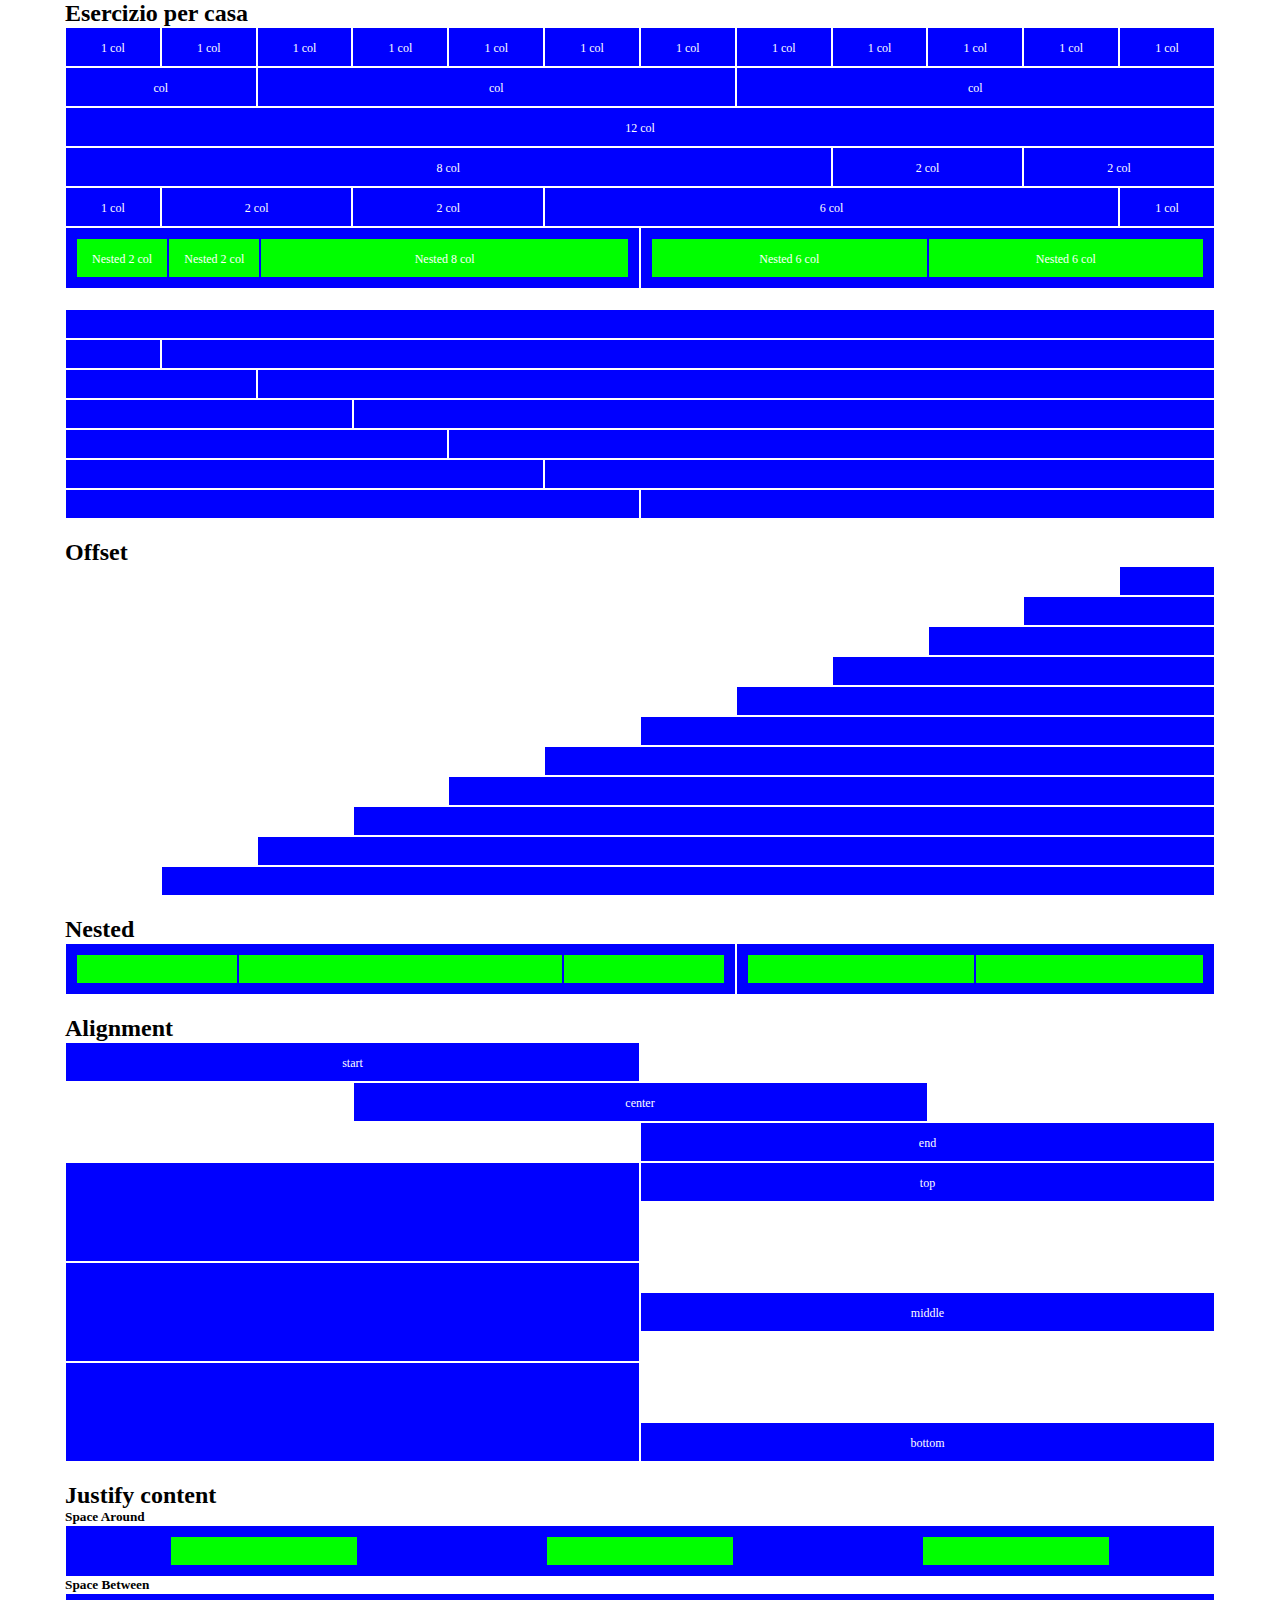
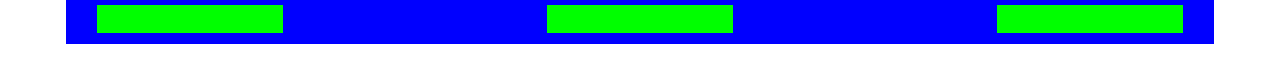
<file: index.html>
<!DOCTYPE html>
<html lang="en">
<head>
    <meta charset="UTF-8">
    <meta http-equiv="X-UA-Compatible" content="IE=edge">
    <meta name="viewport" content="width=device-width, initial-scale=1.0">
    <title>12 Bool</title>
    <link rel="stylesheet" href="css/12bool.css">
    <link rel="stylesheet" href="css/style.css">
</head>
<body>
    <div class="container">

        <div>
            <h2>Esercizio per casa</h2>
        </div>
    
        <div class="row">
            <div class="col-1 blue-box"><span class="text-box">1 col</span></div>
            <div class="col-1 blue-box"><span class="text-box">1 col</span></div>
            <div class="col-1 blue-box"><span class="text-box">1 col</span></div>
            <div class="col-1 blue-box"><span class="text-box">1 col</span></div>
            <div class="col-1 blue-box"><span class="text-box">1 col</span></div>
            <div class="col-1 blue-box"><span class="text-box">1 col</span></div>
            <div class="col-1 blue-box"><span class="text-box">1 col</span></div>
            <div class="col-1 blue-box"><span class="text-box">1 col</span></div>
            <div class="col-1 blue-box"><span class="text-box">1 col</span></div>
            <div class="col-1 blue-box"><span class="text-box">1 col</span></div>
            <div class="col-1 blue-box"><span class="text-box">1 col</span></div>
            <div class="col-1 blue-box"><span class="text-box">1 col</span></div>

            <div class="col-2 blue-box"><span class="text-box">col</span></div>
            <div class="col-5 blue-box"><span class="text-box">col</span></div>
            <div class="col-5 blue-box"><span class="text-box">col</span></div>

            <div class="col-12 blue-box"><span class="text-box">12 col</span></div>

            <div class="col-8 blue-box"><span class="text-box">8 col</span></div>
            <div class="col-2 blue-box"><span class="text-box">2 col</span></div>
            <div class="col-2 blue-box"><span class="text-box">2 col</span></div>

            <div class="col-1 blue-box"><span class="text-box">1 col</span></div>
            <div class="col-2 blue-box"><span class="text-box">2 col</span></div>
            <div class="col-2 blue-box"><span class="text-box">2 col</span></div>
            <div class="col-6 blue-box"><span class="text-box">6 col</span></div>
            <div class="col-1 blue-box"><span class="text-box">1 col</span></div>

            <div class="col-6 row blue-box">
                    <div class="col-2 green-box"><span class="text-box">Nested 2 col</span></div>
                    <div class="col-2 green-box"><span class="text-box">Nested 2 col</span></div>
                    <div class="col-8 green-box"><span class="text-box">Nested 8 col</span></div>
            </div>
            
            <div class="col-6 row blue-box">
                    <div class="col-6 green-box"><span class="text-box">Nested 6 col</span></div>
                    <div class="col-6 green-box"><span class="text-box">Nested 6 col</span></div>
            </div>
        </div>
    </div>

    <div class="container">
        <div class="row">
            <div class="col-12 blue-box"></div>
            
            <div class="col-1 blue-box"></div>
            <div class="col-11 blue-box"></div>

            <div class="col-2 blue-box"></div>
            <div class="col-10 blue-box"></div>

            <div class="col-3 blue-box"></div>
            <div class="col-9 blue-box"></div>

            <div class="col-4 blue-box"></div>
            <div class="col-8 blue-box"></div>

            <div class="col-5 blue-box"></div>
            <div class="col-7 blue-box"></div>

            <div class="col-6 blue-box"></div>
            <div class="col-6 blue-box"></div>
        </div>
    </div>

    <div class="container">

        <div><h2>Offset</h2></div>

        <div class="row">
            <div class="col-1 col-offset-11 blue-box"></div>
            
            <div class="col-2 col-offset-10 blue-box"></div>

            <div class="col-3 col-offset-9 blue-box"></div>

            <div class="col-4 col-offset-8 blue-box"></div>

            <div class="col-5 col-offset-7 blue-box"></div>

            <div class="col-6 col-offset-6 blue-box"></div>

            <div class="col-7 col-offset-5 blue-box"></div>

            <div class="col-8 col-offset-4 blue-box"></div>

            <div class="col-9 col-offset-3 blue-box"></div>

            <div class="col-10 col-offset-2 blue-box"></div>

            <div class="col-11 col-offset-1 blue-box"></div>
        </div>
    </div>

    <div class="container">

        <div><h2>Nested</h2></div>

        <div class="row col-12">
            <div class="row col-7 blue-box">
                    <div class="col-3 green-box"></div>
                    <div class="col-6 green-box"></div>
                    <div class="col-3 green-box"></div>
            </div>
            
            <div class="row col-5 blue-box">
                    <div class="col-6 green-box"></div>
                    <div class="col-6 green-box"></div>
            </div>
        </div>
    </div>

    <div class="container">

        <div><h2>Alignment</h2></div>

        <div class="row">
            <div class="col-6 blue-box"><span class="text-box">start</span></div>

            <div class="col-6 col-offset-3 blue-box"><span class="text-box">center</span></div>

            <div class="col-6 col-offset-6 blue-box"><span class="text-box">end</span></div>
        </div>

        <div class="row align-start">
            <div id="height-2x" class="col-6 blue-box"></div>
            <div class="col-6 blue-box align-top"><span class="text-box">top</span></div>
        </div>

        <div class="row align-middle">
            <div id="height-2x" class="col-6 blue-box"></div>
            <div class="col-6 blue-box"><span class="text-box">middle</span></div>
        </div>


        <div class="row align-end">
            <div id="height-2x" class="col-6 blue-box"></div>
            <div class="col-6 blue-box"><span class="text-box">bottom</span></div>
        </div>
    </div>

    <div class="container">

        <div><h2>Justify content</h2></div>
        <span><h5>Space Around</h5></span>

        <div class="row blue-box space-around">
                    <div class="col-2 green-box"></div>
                    <div class="col-2 green-box"></div>
                    <div class="col-2 green-box"></div>
        </div>

        <span><h5>Space Between</h5></span>

        <div class="row blue-box space-between">
                <div class="col-2 green-box margin-space"></div>
                <div class="col-2 green-box margin-space"></div>
                <div class="col-2 green-box margin-space"></div>
        </div>

    </div>
</body>
</html>
</file>
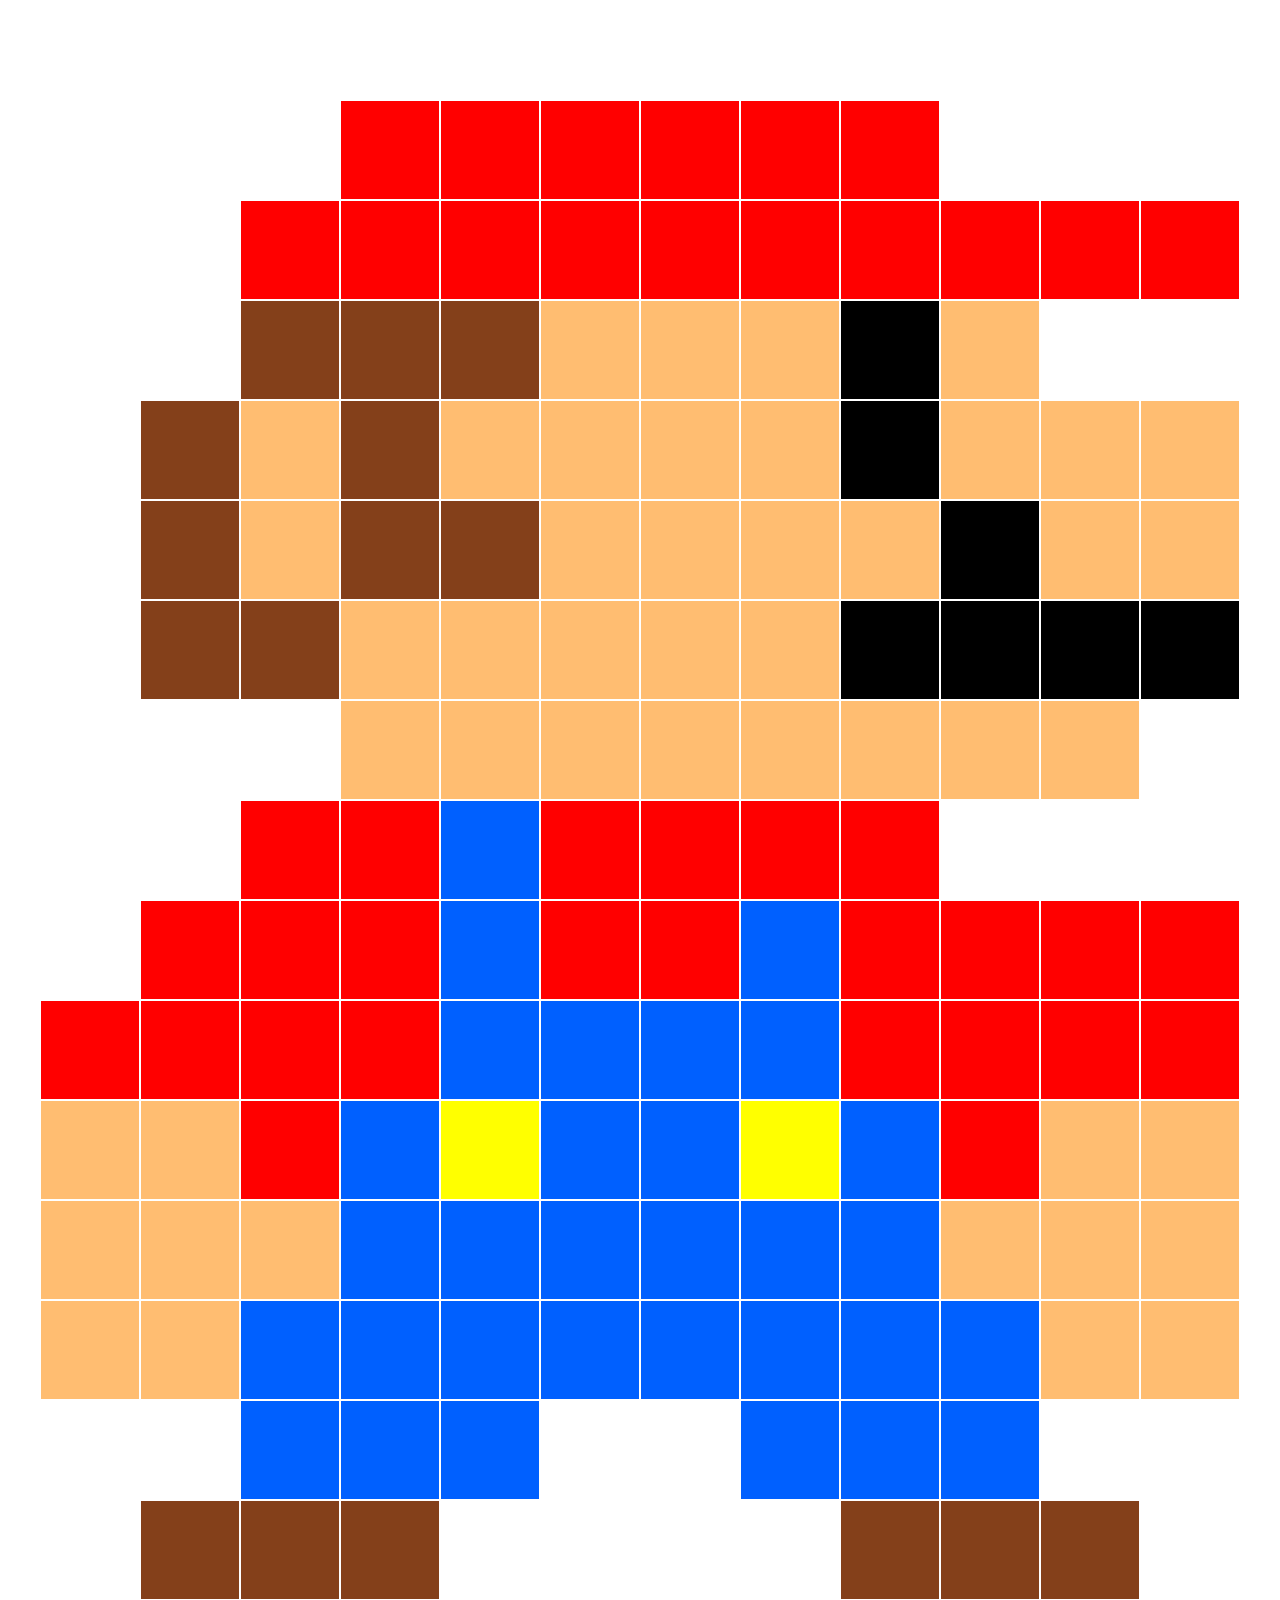
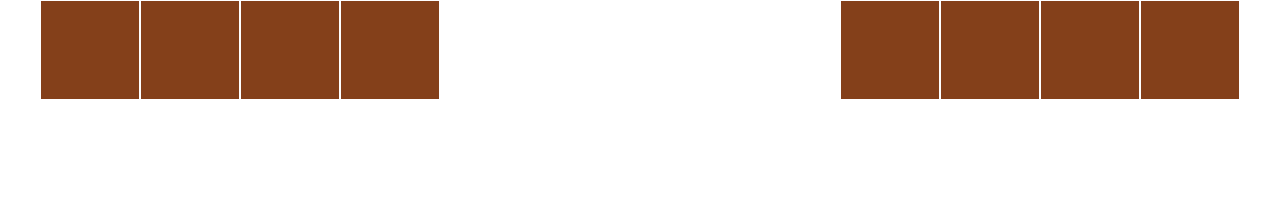
<file: bonus/indexbonus.html>
<!DOCTYPE html>
<html lang="en">
<head>
    <meta charset="UTF-8">
    <meta http-equiv="X-UA-Compatible" content="IE=edge">
    <meta name="viewport" content="width=device-width, initial-scale=1.0">
    <title>Document</title>
    <link rel="stylesheet" href="../css/12bool.css">
    <link rel="stylesheet" href="stylebonus.css">
</head>
<body>
    <div class="container-bonus">
        <div class="row">

            <div class="col-1 col-offset-3 square-red"></div>
            <div class="col-1 square-red"></div>
            <div class="col-1 square-red"></div>
            <div class="col-1 square-red"></div>
            <div class="col-1 square-red"></div>
            <div class="col-1 square-red"></div>
            <div class="col-1 col-offset-2"></div>

            <div class="col-1 col-offset-2 square-red"></div>
            <div class="col-1 square-red"></div>
            <div class="col-1 square-red"></div>
            <div class="col-1 square-red"></div>
            <div class="col-1 square-red"></div>
            <div class="col-1 square-red"></div>
            <div class="col-1 square-red"></div>
            <div class="col-1 square-red"></div>
            <div class="col-1 square-red"></div>
            <div class="col-1 square-red"></div>

            <div class="col-1 col-offset-2 square-brown"></div>
            <div class="col-1 square-brown"></div>
            <div class="col-1 square-brown"></div>
            <div class="col-1 square-mediumbrown"></div>
            <div class="col-1 square-mediumbrown"></div>
            <div class="col-1 square-mediumbrown"></div>
            <div class="col-1 square-black"></div>
            <div class="col-1 square-mediumbrown"></div>
            <div class="col-1 col-offset-1"></div>

            <div class="col-1 col-offset-1 square-brown"></div>
            <div class="col-1 square-mediumbrown"></div>
            <div class="col-1 square-brown"></div>
            <div class="col-1 square-mediumbrown"></div>
            <div class="col-1 square-mediumbrown"></div>
            <div class="col-1 square-mediumbrown"></div>
            <div class="col-1 square-mediumbrown"></div>
            <div class="col-1 square-black"></div>
            <div class="col-1 square-mediumbrown"></div>
            <div class="col-1 square-mediumbrown"></div>
            <div class="col-1 square-mediumbrown"></div>

            <div class="col-1 col-offset-1 square-brown"></div>
            <div class="col-1 square-mediumbrown"></div>
            <div class="col-1 square-brown"></div>
            <div class="col-1 square-brown"></div>
            <div class="col-1 square-mediumbrown"></div>
            <div class="col-1 square-mediumbrown"></div>
            <div class="col-1 square-mediumbrown"></div>
            <div class="col-1 square-mediumbrown"></div>
            <div class="col-1 square-black"></div>
            <div class="col-1 square-mediumbrown"></div>
            <div class="col-1 square-mediumbrown"></div>

            <div class="col-1 col-offset-1 square-brown"></div>
            <div class="col-1 square-brown"></div>
            <div class="col-1 square-mediumbrown"></div>
            <div class="col-1 square-mediumbrown"></div>
            <div class="col-1 square-mediumbrown"></div>
            <div class="col-1 square-mediumbrown"></div>
            <div class="col-1 square-mediumbrown"></div>
            <div class="col-1 square-black"></div>
            <div class="col-1 square-black"></div>
            <div class="col-1 square-black"></div>
            <div class="col-1 square-black"></div>

            <div class="col-1 col-offset-3 square-mediumbrown"></div>
            <div class="col-1 square-mediumbrown"></div>
            <div class="col-1 square-mediumbrown"></div>
            <div class="col-1 square-mediumbrown"></div>
            <div class="col-1 square-mediumbrown"></div>
            <div class="col-1 square-mediumbrown"></div>
            <div class="col-1 square-mediumbrown"></div>
            <div class="col-1 square-mediumbrown"></div>
            <div class="col-1"></div>

            <div class="col-1 col-offset-2 square-red"></div>
            <div class="col-1 square-red"></div>
            <div class="col-1 square-azure"></div>
            <div class="col-1 square-red"></div>
            <div class="col-1 square-red"></div>
            <div class="col-1 square-red"></div>
            <div class="col-1 square-red"></div>
            <div class="col-1 col-offset-2"></div>

            <div class="col-1 col-offset-1 square-red"></div>
            <div class="col-1 square-red"></div>
            <div class="col-1 square-red"></div>
            <div class="col-1 square-azure"></div>
            <div class="col-1 square-red"></div>
            <div class="col-1 square-red"></div>
            <div class="col-1 square-azure"></div>
            <div class="col-1 square-red"></div>
            <div class="col-1 square-red"></div>
            <div class="col-1 square-red"></div>
            <div class="col-1 square-red"></div>

            <div class="col-1 square-red"></div>
            <div class="col-1 square-red"></div>
            <div class="col-1 square-red"></div>
            <div class="col-1 square-red"></div>
            <div class="col-1 square-azure"></div>
            <div class="col-1 square-azure"></div>
            <div class="col-1 square-azure"></div>
            <div class="col-1 square-azure"></div>
            <div class="col-1 square-red"></div>
            <div class="col-1 square-red"></div>
            <div class="col-1 square-red"></div>
            <div class="col-1 square-red"></div>

            <div class="col-1 square-mediumbrown"></div>
            <div class="col-1 square-mediumbrown"></div>
            <div class="col-1 square-red"></div>
            <div class="col-1 square-azure"></div>
            <div class="col-1 square-yellow"></div>
            <div class="col-1 square-azure"></div>
            <div class="col-1 square-azure"></div>
            <div class="col-1 square-yellow"></div>
            <div class="col-1 square-azure"></div>
            <div class="col-1 square-red"></div>
            <div class="col-1 square-mediumbrown"></div>
            <div class="col-1 square-mediumbrown"></div>

            <div class="col-1 square-mediumbrown"></div>
            <div class="col-1 square-mediumbrown"></div>
            <div class="col-1 square-mediumbrown"></div>
            <div class="col-1 square-azure"></div>
            <div class="col-1 square-azure"></div>
            <div class="col-1 square-azure"></div>
            <div class="col-1 square-azure"></div>
            <div class="col-1 square-azure"></div>
            <div class="col-1 square-azure"></div>
            <div class="col-1 square-mediumbrown"></div>
            <div class="col-1 square-mediumbrown"></div>
            <div class="col-1 square-mediumbrown"></div>

            <div class="col-1 square-mediumbrown"></div>
            <div class="col-1 square-mediumbrown"></div>
            <div class="col-1 square-azure"></div>
            <div class="col-1 square-azure"></div>
            <div class="col-1 square-azure"></div>
            <div class="col-1 square-azure"></div>
            <div class="col-1 square-azure"></div>
            <div class="col-1 square-azure"></div>
            <div class="col-1 square-azure"></div>
            <div class="col-1 square-azure"></div>
            <div class="col-1 square-mediumbrown"></div>
            <div class="col-1 square-mediumbrown"></div>

            <div class="col-1 col-offset-2 square-azure"></div>
            <div class="col-1 square-azure"></div>
            <div class="col-1 square-azure"></div>
            <div class="col-1 col-offset-2 square-azure"></div>
            <div class="col-1 square-azure"></div>
            <div class="col-1 square-azure"></div>
            <div class="col-1 col-offset-1"></div>

            <div class="col-1 col-offset-1 square-brown"></div>
            <div class="col-1 square-brown"></div>
            <div class="col-1 square-brown"></div>
            <div class="col-1 col-offset-4 square-brown"></div>
            <div class="col-1 square-brown"></div>
            <div class="col-1 square-brown"></div>
            <div class="col-1"></div>

            <div class="col-1 square-brown"></div>
            <div class="col-1 square-brown"></div>
            <div class="col-1 square-brown"></div>
            <div class="col-1 square-brown"></div>
            <div class="col-1 col-offset-4 square-brown"></div>
            <div class="col-1 square-brown"></div>
            <div class="col-1 square-brown"></div>
            <div class="col-1 square-brown"></div>
        </div>
    </div>
</body>
</html>


<!--

    <div class="col-1 square-brown"></div>
            <div class="col-1 square-brown"></div>
            <div class="col-1 square-brown"></div>
            <div class="col-1 square-brown"></div>
            <div class="col-1 blue-box"></div>
            <div class="col-1 blue-box"></div>
            <div class="col-1 blue-box"></div>
            <div class="col-1 blue-box"></div>
            <div class="col-1 blue-box"></div>
            <div class="col-1 blue-box"></div>
            <div class="col-1 blue-box"></div>
            <div class="col-1 blue-box"></div>
            S
-->
</file>
<file: css/12bool.css>
*{
    box-sizing: border-box;
    margin: 0;
    padding: 0;
}

.container{
    max-width: 1170px;
    margin: 0 auto 20px;
}

.row{
    display: flex;
    flex-direction: row;
    flex-wrap: wrap;
}

.align-start{
    align-items: flex-start;
}

.align-middle{
    align-items: center;
}

.align-end{
    align-items: flex-end;
}

.space-around{
    justify-content: space-around;
}

.space-between{
    justify-content: space-between;
}

/*REGOLE GENERALI FRAMEWORK*/

/* COLONNE */

.col-1{
    flex-basis: calc((100% / 12) * 1);
    max-width: calc((100% / 12) * 1);
}

.col-2{
    flex-basis: calc((100% / 12) * 2);
    max-width: calc((100% / 12) * 2);
}

.col-3{
    flex-basis: calc((100% / 12) * 3);
    max-width: calc((100% / 12) * 3);
}

.col-4{
    flex-basis: calc((100% / 12) * 4);
    max-width: calc((100% / 12) * 4);
}

.col-5{
    flex-basis: calc((100% / 12) * 5);
    max-width: calc((100% / 12) * 5);
}

.col-6{
    flex-basis: calc((100% / 12) * 6);
    max-width: calc((100% / 12) * 6);
}

.col-7{
    flex-basis: calc((100% / 12) * 7);
    max-width: calc((100% / 12) * 7);
}

.col-8{
    flex-basis: calc((100% / 12) * 8);
    max-width: calc((100% / 12) * 8);
}

.col-9{
    flex-basis: calc((100% / 12) * 9);
    max-width: calc((100% / 12) * 9);
}

.col-10{
    flex-basis: calc((100% / 12) * 10);
    max-width: calc((100% / 12) * 10);
}

.col-11{
    flex-basis: calc((100% / 12) * 11);
    max-width: calc((100% / 12) * 11);
}

.col-12{
    flex-basis: calc((100% / 12) * 12);
    max-width: calc((100% / 12) * 12);
}

/* OFFSET */

.col-offset-1{
    margin-left: calc((100% / 12) * 1);
}

.col-offset-2{
    margin-left: calc((100% / 12) * 2);
}

.col-offset-3{
    margin-left: calc((100% / 12) * 3);
}

.col-offset-4{
    margin-left: calc((100% / 12) * 4);
}

.col-offset-5{
    margin-left: calc((100% / 12) * 5);
}

.col-offset-6{
    margin-left: calc((100% / 12) * 6);
}

.col-offset-7{
    margin-left: calc((100% / 12) * 7);
}

.col-offset-8{
    margin-left: calc((100% / 12) * 8);
}

.col-offset-9{
    margin-left: calc((100% / 12) * 9);
}

.col-offset-10{
    margin-left: calc((100% / 12) * 10);
}

.col-offset-11{
    margin-left: calc((100% / 12) * 11);
}

/*
+++++++++++++++
+MEDIA QUERIES+
+++++++++++++++
*/

/*MEDIA QUERY SMALL*/

@media screen and (min-width: 576px) {

.container{
    max-width: 550px;
}
    
    /* COLONNE SMALL */

.col-sm-1{
    flex-basis: calc((100% / 12) * 1);
    max-width: calc((100% / 12) * 1);
}

.col-sm-2{
    flex-basis: calc((100% / 12) * 2);
    max-width: calc((100% / 12) * 2);
}

.col-sm-3{
    flex-basis: calc((100% / 12) * 3);
    max-width: calc((100% / 12) * 3);
}

.col-sm-4{
    flex-basis: calc((100% / 12) * 4);
    max-width: calc((100% / 12) * 4);
}

.col-sm-5{
    flex-basis: calc((100% / 12) * 5);
    max-width: calc((100% / 12) * 5);
}

.col-sm-6{
    flex-basis: calc((100% / 12) * 6);
    max-width: calc((100% / 12) * 6);
}

.col-sm-7{
    flex-basis: calc((100% / 12) * 7);
    max-width: calc((100% / 12) * 7);
}

.col-sm-8{
    flex-basis: calc((100% / 12) * 8);
    max-width: calc((100% / 12) * 8);
}

.col-sm-9{
    flex-basis: calc((100% / 12) * 9);
    max-width: calc((100% / 12) * 9);
}

.col-sm-10{
    flex-basis: calc((100% / 12) * 10);
    max-width: calc((100% / 12) * 10);
}

.col-sm-11{
    flex-basis: calc((100% / 12) * 11);
    max-width: calc((100% / 12) * 11);
}

.col-sm-12{
    flex-basis: calc((100% / 12) * 12);
    max-width: calc((100% / 12) * 12);
}

/* OFFSET SMALL */

.col-offset-sm-1{
    margin-left: calc((100% / 12) * 1);
}

.col-offset-sm-2{
    margin-left: calc((100% / 12) * 2);
}

.col-offset-sm-3{
    margin-left: calc((100% / 12) * 3);
}

.col-offset-sm-4{
    margin-left: calc((100% / 12) * 4);
}

.col-offset-sm-5{
    margin-left: calc((100% / 12) * 5);
}

.col-offset-sm-6{
    margin-left: calc((100% / 12) * 6);
}

.col-offset-sm-7{
    margin-left: calc((100% / 12) * 7);
}

.col-offset-sm-8{
    margin-left: calc((100% / 12) * 8);
}

.col-offset-sm-9{
    margin-left: calc((100% / 12) * 9);
}

.col-offset-sm-10{
    margin-left: calc((100% / 12) * 10);
}

.col-offset-sm-11{
    margin-left: calc((100% / 12) * 11);
}
}

/*MEDIA QUERY MEDIUM*/

@media screen and (min-width: 768px) {

.container{
    max-width: 740px;
}
    
    /* COLONNE MEDIUM */

.col-md-1{
    flex-basis: calc((100% / 12) * 1);
    max-width: calc((100% / 12) * 1);
}

.col-md-2{
    flex-basis: calc((100% / 12) * 2);
    max-width: calc((100% / 12) * 2);
}

.col-md-3{
    flex-basis: calc((100% / 12) * 3);
    max-width: calc((100% / 12) * 3);
}

.col-md-4{
    flex-basis: calc((100% / 12) * 4);
    max-width: calc((100% / 12) * 4);
}

.col-md-5{
    flex-basis: calc((100% / 12) * 5);
    max-width: calc((100% / 12) * 5);
}

.col-md-6{
    flex-basis: calc((100% / 12) * 6);
    max-width: calc((100% / 12) * 6);
}

.col-md-7{
    flex-basis: calc((100% / 12) * 7);
    max-width: calc((100% / 12) * 7);
}

.col-md-8{
    flex-basis: calc((100% / 12) * 8);
    max-width: calc((100% / 12) * 8);
}

.col-md-9{
    flex-basis: calc((100% / 12) * 9);
    max-width: calc((100% / 12) * 9);
}

.col-md-10{
    flex-basis: calc((100% / 12) * 10);
    max-width: calc((100% / 12) * 10);
}

.col-md-11{
    flex-basis: calc((100% / 12) * 11);
    max-width: calc((100% / 12) * 11);
}

.col-md-12{
    flex-basis: calc((100% / 12) * 12);
    max-width: calc((100% / 12) * 12);
}

/* OFFSET MEDIUM */

.col-offset-md-1{
    margin-left: calc((100% / 12) * 1);
}

.col-offset-md-2{
    margin-left: calc((100% / 12) * 2);
}

.col-offset-md-3{
    margin-left: calc((100% / 12) * 3);
}

.col-offset-md-4{
    margin-left: calc((100% / 12) * 4);
}

.col-offset-md-5{
    margin-left: calc((100% / 12) * 5);
}

.col-offset-md-6{
    margin-left: calc((100% / 12) * 6);
}

.col-offset-md-7{
    margin-left: calc((100% / 12) * 7);
}

.col-offset-md-8{
    margin-left: calc((100% / 12) * 8);
}

.col-offset-md-9{
    margin-left: calc((100% / 12) * 9);
}

.col-offset-md-10{
    margin-left: calc((100% / 12) * 10);
}

.col-offset-md-11{
    margin-left: calc((100% / 12) * 11);
}
}

/*MEDIA QUERY LARGE*/

@media screen and (min-width: 992px) {

.container{
    max-width: 970px;
}
    
    /* COLONNE LARGE */

.col-lg-1{
    flex-basis: calc((100% / 12) * 1);
    max-width: calc((100% / 12) * 1);
}

.col-lg-2{
    flex-basis: calc((100% / 12) * 2);
    max-width: calc((100% / 12) * 2);
}

.col-lg-3{
    flex-basis: calc((100% / 12) * 3);
    max-width: calc((100% / 12) * 3);
}

.col-lg-4{
    flex-basis: calc((100% / 12) * 4);
    max-width: calc((100% / 12) * 4);
}

.col-lg-5{
    flex-basis: calc((100% / 12) * 5);
    max-width: calc((100% / 12) * 5);
}

.col-lg-6{
    flex-basis: calc((100% / 12) * 6);
    max-width: calc((100% / 12) * 6);
}

.col-lg-7{
    flex-basis: calc((100% / 12) * 7);
    max-width: calc((100% / 12) * 7);
}

.col-lg-8{
    flex-basis: calc((100% / 12) * 8);
    max-width: calc((100% / 12) * 8);
}

.col-lg-9{
    flex-basis: calc((100% / 12) * 9);
    max-width: calc((100% / 12) * 9);
}

.col-lg-10{
    flex-basis: calc((100% / 12) * 10);
    max-width: calc((100% / 12) * 10);
}

.col-lg-11{
    flex-basis: calc((100% / 12) * 11);
    max-width: calc((100% / 12) * 11);
}

.col-lg-12{
    flex-basis: calc((100% / 12) * 12);
    max-width: calc((100% / 12) * 12);
}

/* OFFSET LARGE */

.col-offset-lg-1{
    margin-left: calc((100% / 12) * 1);
}

.col-offset-lg-2{
    margin-left: calc((100% / 12) * 2);
}

.col-offset-lg-3{
    margin-left: calc((100% / 12) * 3);
}

.col-offset-lg-4{
    margin-left: calc((100% / 12) * 4);
}

.col-offset-lg-5{
    margin-left: calc((100% / 12) * 5);
}

.col-offset-lg-6{
    margin-left: calc((100% / 12) * 6);
}

.col-offset-lg-7{
    margin-left: calc((100% / 12) * 7);
}

.col-offset-lg-8{
    margin-left: calc((100% / 12) * 8);
}

.col-offset-lg-9{
    margin-left: calc((100% / 12) * 9);
}

.col-offset-lg-10{
    margin-left: calc((100% / 12) * 10);
}

.col-offset-lg-11{
    margin-left: calc((100% / 12) * 11);
}
}

/*MEDIA QUERY EXTRA LARGE*/

@media screen and (min-width: 1200px) {

.container{
    max-width: 1150px;
}
    
    /* COLONNE EXTRA LARGE */

.col-xl-1{
    flex-basis: calc((100% / 12) * 1);
    max-width: calc((100% / 12) * 1);
}

.col-xl-2{
    flex-basis: calc((100% / 12) * 2);
    max-width: calc((100% / 12) * 2);
}

.col-xl-3{
    flex-basis: calc((100% / 12) * 3);
    max-width: calc((100% / 12) * 3);
}

.col-xl-4{
    flex-basis: calc((100% / 12) * 4);
    max-width: calc((100% / 12) * 4);
}

.col-xl-5{
    flex-basis: calc((100% / 12) * 5);
    max-width: calc((100% / 12) * 5);
}

.col-xl-6{
    flex-basis: calc((100% / 12) * 6);
    max-width: calc((100% / 12) * 6);
}

.col-xl-7{
    flex-basis: calc((100% / 12) * 7);
    max-width: calc((100% / 12) * 7);
}

.col-xl-8{
    flex-basis: calc((100% / 12) * 8);
    max-width: calc((100% / 12) * 8);
}

.col-xl-9{
    flex-basis: calc((100% / 12) * 9);
    max-width: calc((100% / 12) * 9);
}

.col-xl-10{
    flex-basis: calc((100% / 12) * 10);
    max-width: calc((100% / 12) * 10);
}

.col-xl-11{
    flex-basis: calc((100% / 12) * 11);
    max-width: calc((100% / 12) * 11);
}

.col-xl-12{
    flex-basis: calc((100% / 12) * 12);
    max-width: calc((100% / 12) * 12);
}

/* OFFSET EXTRA LARGE */

.col-offset-xl-1{
    margin-left: calc((100% / 12) * 1);
}

.col-offset-xl-2{
    margin-left: calc((100% / 12) * 2);
}

.col-offset-xl-3{
    margin-left: calc((100% / 12) * 3);
}

.col-offset-xl-4{
    margin-left: calc((100% / 12) * 4);
}

.col-offset-xl-5{
    margin-left: calc((100% / 12) * 5);
}

.col-offset-xl-6{
    margin-left: calc((100% / 12) * 6);
}

.col-offset-xl-7{
    margin-left: calc((100% / 12) * 7);
}

.col-offset-xl-8{
    margin-left: calc((100% / 12) * 8);
}

.col-offset-xl-9{
    margin-left: calc((100% / 12) * 9);
}

.col-offset-xl-10{
    margin-left: calc((100% / 12) * 10);
}

.col-offset-xl-11{
    margin-left: calc((100% / 12) * 11);
}
}

/*MEDIA QUERY EXTRA EXTRA LARGE*/

@media screen and (min-width: 1400px) {

.container{
    max-width: 1350px;
}
    
    /* COLONNE EXTRA EXTRA LARGE */

.col-xxl-1{
    flex-basis: calc((100% / 12) * 1);
    max-width: calc((100% / 12) * 1);
}

.col-xxl-2{
    flex-basis: calc((100% / 12) * 2);
    max-width: calc((100% / 12) * 2);
}

.col-xxl-3{
    flex-basis: calc((100% / 12) * 3);
    max-width: calc((100% / 12) * 3);
}

.col-xxl-4{
    flex-basis: calc((100% / 12) * 4);
    max-width: calc((100% / 12) * 4);
}

.col-xxl-5{
    flex-basis: calc((100% / 12) * 5);
    max-width: calc((100% / 12) * 5);
}

.col-xxl-6{
    flex-basis: calc((100% / 12) * 6);
    max-width: calc((100% / 12) * 6);
}

.col-xxl-7{
    flex-basis: calc((100% / 12) * 7);
    max-width: calc((100% / 12) * 7);
}

.col-xxl-8{
    flex-basis: calc((100% / 12) * 8);
    max-width: calc((100% / 12) * 8);
}

.col-xxl-9{
    flex-basis: calc((100% / 12) * 9);
    max-width: calc((100% / 12) * 9);
}

.col-xxl-10{
    flex-basis: calc((100% / 12) * 10);
    max-width: calc((100% / 12) * 10);
}

.col-xxl-11{
    flex-basis: calc((100% / 12) * 11);
    max-width: calc((100% / 12) * 11);
}

.col-xxl-12{
    flex-basis: calc((100% / 12) * 12);
    max-width: calc((100% / 12) * 12);
}

/* OFFSET EXTRA EXTRA LARGE */

.col-offset-xxl-1{
    margin-left: calc((100% / 12) * 1);
}

.col-offset-xxl-2{
    margin-left: calc((100% / 12) * 2);
}

.col-offset-xxl-3{
    margin-left: calc((100% / 12) * 3);
}

.col-offset-xxl-4{
    margin-left: calc((100% / 12) * 4);
}

.col-offset-xxl-5{
    margin-left: calc((100% / 12) * 5);
}

.col-offset-xxl-6{
    margin-left: calc((100% / 12) * 6);
}

.col-offset-xxl-7{
    margin-left: calc((100% / 12) * 7);
}

.col-offset-xxl-8{
    margin-left: calc((100% / 12) * 8);
}

.col-offset-xxl-9{
    margin-left: calc((100% / 12) * 9);
}

.col-offset-xxl-10{
    margin-left: calc((100% / 12) * 10);
}

.col-offset-xxl-11{
    margin-left: calc((100% / 12) * 11);
}
}
</file>
<file: css/style.css>
.blue-box{
    border: 1px solid rgb(255, 255, 255);
    background-color: rgb(0, 0, 255);
}

.green-box{
    border: 1px solid rgb(0, 0, 255);
    background-color: rgb(0, 255, 0);
}

.blue-box, .green-box{
    padding: 10px;
    text-align: center;
    min-height: 30px;
}

.text-box{
    color: rgb(255, 255, 255);
    font-size: 12px;
}

#height-2x{
    height: 100px;
}

.margin-space{
    margin: 0 20px;
}
</file>
<file: bonus/stylebonus.css>
body{
    background-image: url(https://c.wallhere.com/photos/8b/4e/1440x900_px_digital_art_Super_Mario_video_games-716745.jpg!d);
    background-repeat: no-repeat;
    background-size: cover;
}

.container-bonus{
    max-width: 1200px;
    margin: 100px auto;
}

[class*="square-"] {
    height: 100px;
    border: 1px solid rgb(255, 255, 255);
}

.square-brown{
    background-color: rgb(132, 64, 26);
}

.square-black{
    background-color: rgb(0, 0, 0);
}

.square-azure{
    background-color: rgb(0, 96, 255);
}

.square-mediumbrown{
    background-color: rgb(255, 189, 113);
}

.square-red{
    background-color: rgb(255, 0, 0);
}

.square-yellow{
    background-color: rgb(255, 255, 0);
}
</file>
